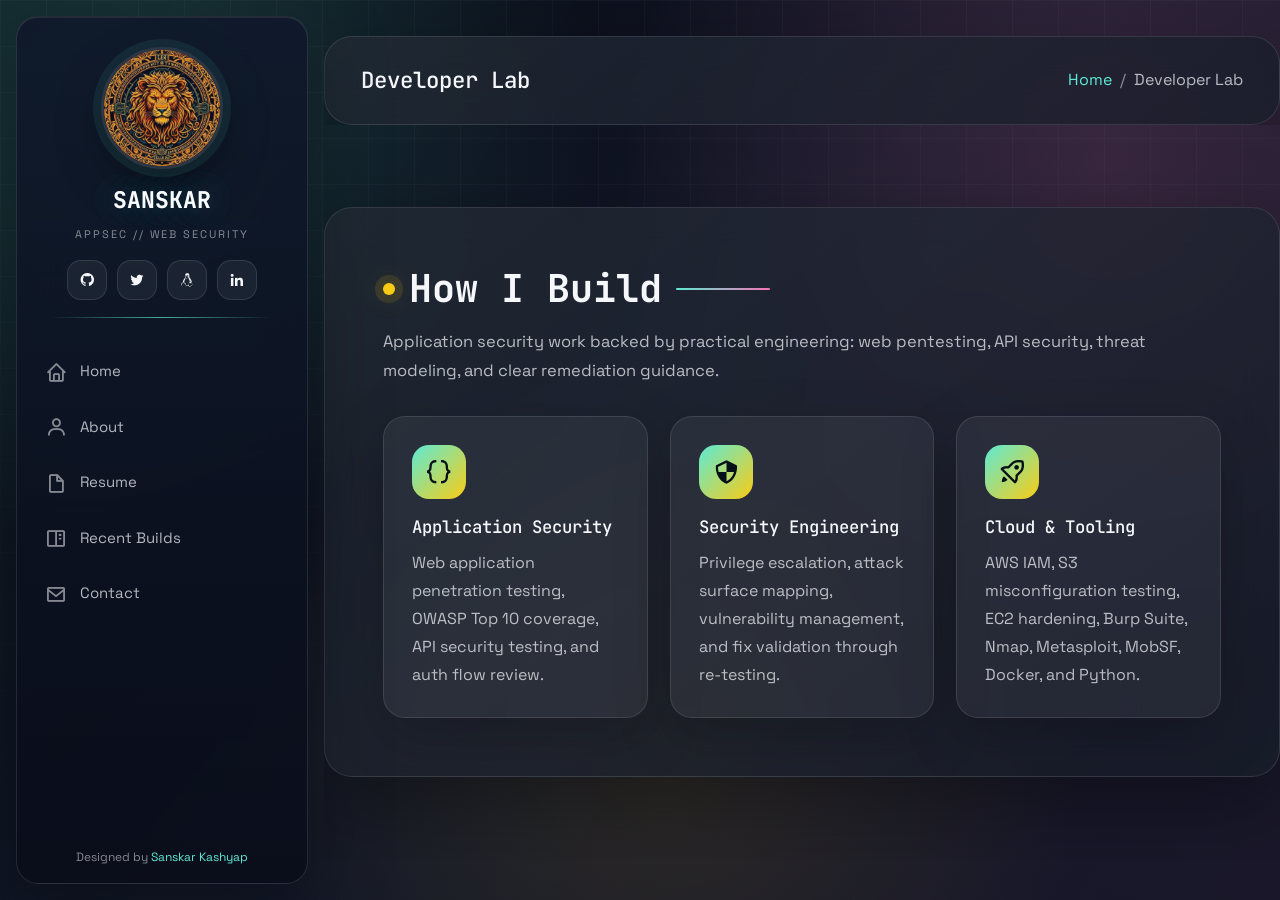
<file: inner-page.html>
<!DOCTYPE html>
<html lang="en">

<head>
  <meta charset="utf-8">
  <meta content="width=device-width, initial-scale=1.0" name="viewport">

  <title>Developer Lab - Sanskar Kashyap</title>
  <meta content="Developer lab page for Sanskar Kashyap" name="description">
  <meta content="Sanskar Kashyap, developer lab, cybersecurity" name="keywords">

  <link href="assets/img/favicon.png" rel="icon">
  <link href="assets/img/apple-touch-icon.png" rel="apple-touch-icon">
  <link href="https://fonts.googleapis.com/css2?family=JetBrains+Mono:wght@400;600&family=Space+Grotesk:wght@400;500;600;700&display=swap" rel="stylesheet">

  <link href="assets/vendor/aos/aos.css" rel="stylesheet">
  <link href="assets/vendor/bootstrap/css/bootstrap.min.css" rel="stylesheet">
  <link href="assets/vendor/bootstrap-icons/bootstrap-icons.css" rel="stylesheet">
  <link href="assets/vendor/boxicons/css/boxicons.min.css" rel="stylesheet">
  <link href="assets/vendor/glightbox/css/glightbox.min.css" rel="stylesheet">
  <link href="assets/vendor/swiper/swiper-bundle.min.css" rel="stylesheet">
  <link href="assets/css/style.css" rel="stylesheet">
</head>

<body>
  <i class="bi bi-list mobile-nav-toggle d-xl-none"></i>

  <header id="header">
    <div class="d-flex flex-column">
      <div class="profile">
        <a href="https://www.linkedin.com/in/sanskarkashyap" target="_blank" rel="noopener">
          <img src="assets/img/profile-img.jpg" alt="Sanskar Kashyap" class="img-fluid rounded-circle">
        </a>
        <h1 class="text-light glitch-title" data-text="SANSKAR"><a href="index.html">SANSKAR</a></h1>
        <p class="profile-tagline">APPSEC // WEB SECURITY</p>
        <div class="social-links mt-3 text-center">
          <a href="https://github.com/sanskarkashyap" class="github" target="_blank" rel="noopener"><i class="bx bxl-github"></i></a>
          <a href="https://twitter.com/KashyapZi" class="twitter" target="_blank" rel="noopener"><i class="bx bxl-twitter"></i></a>
          <a href="https://play.picoctf.org/users/SanskarKashyap308" class="picoctf" target="_blank" rel="noopener"><i class="bx bxl-tux"></i></a>
          <a href="https://www.linkedin.com/in/sanskarkashyap" class="linkedin" target="_blank" rel="noopener"><i class="bx bxl-linkedin"></i></a>
        </div>
      </div>

      <nav id="navbar" class="nav-menu navbar">
        <ul>
          <li><a href="index.html#hero" class="nav-link"><i class="bx bx-home"></i> <span>Home</span></a></li>
          <li><a href="index.html#about" class="nav-link"><i class="bx bx-user"></i> <span>About</span></a></li>
          <li><a href="index.html#resume" class="nav-link"><i class="bx bx-file-blank"></i> <span>Resume</span></a></li>
          <li><a href="index.html#portfolio" class="nav-link"><i class="bx bx-book-content"></i> <span>Recent Builds</span></a></li>
          <li><a href="index.html#contact" class="nav-link"><i class="bx bx-envelope"></i> <span>Contact</span></a></li>
        </ul>
      </nav>
    </div>
  </header>

  <main id="main">
    <section class="breadcrumbs">
      <div class="container">
        <div class="d-flex justify-content-between align-items-center">
          <h2>Developer Lab</h2>
          <ol>
            <li><a href="index.html">Home</a></li>
            <li>Developer Lab</li>
          </ol>
        </div>
      </div>
    </section>

    <section class="inner-page">
      <div class="container">
        <div class="section-title">
          <h2>How I Build</h2>
          <p>Application security work backed by practical engineering: web pentesting, API security, threat modeling, and clear remediation guidance.</p>
        </div>

        <div class="lab-grid">
          <div class="lab-card" data-aos="fade-up">
            <i class="bx bx-code-curly"></i>
            <h3>Application Security</h3>
            <p>Web application penetration testing, OWASP Top 10 coverage, API security testing, and auth flow review.</p>
          </div>
          <div class="lab-card" data-aos="fade-up" data-aos-delay="100">
            <i class="bx bx-shield-quarter"></i>
            <h3>Security Engineering</h3>
            <p>Privilege escalation, attack surface mapping, vulnerability management, and fix validation through re-testing.</p>
          </div>
          <div class="lab-card" data-aos="fade-up" data-aos-delay="200">
            <i class="bx bx-rocket"></i>
            <h3>Cloud & Tooling</h3>
            <p>AWS IAM, S3 misconfiguration testing, EC2 hardening, Burp Suite, Nmap, Metasploit, MobSF, Docker, and Python.</p>
          </div>
        </div>
      </div>
    </section>
  </main>

  <footer id="footer">
    <div class="container">
      <div class="credits">Designed by <a href="https://SanskarKashyap.github.io">Sanskar Kashyap</a></div>
    </div>
  </footer>

  <a href="#" class="back-to-top d-flex align-items-center justify-content-center"><i class="bi bi-arrow-up-short"></i></a>

  <script src="assets/vendor/purecounter/purecounter_vanilla.js"></script>
  <script src="assets/vendor/aos/aos.js"></script>
  <script src="assets/vendor/bootstrap/js/bootstrap.bundle.min.js"></script>
  <script src="assets/vendor/glightbox/js/glightbox.min.js"></script>
  <script src="assets/vendor/isotope-layout/isotope.pkgd.min.js"></script>
  <script src="assets/vendor/swiper/swiper-bundle.min.js"></script>
  <script src="assets/vendor/typed.js/typed.umd.js"></script>
  <script src="assets/vendor/waypoints/noframework.waypoints.js"></script>
  <script src="assets/vendor/php-email-form/validate.js"></script>
  <script src="assets/js/main.js"></script>
</body>

</html>
</file>
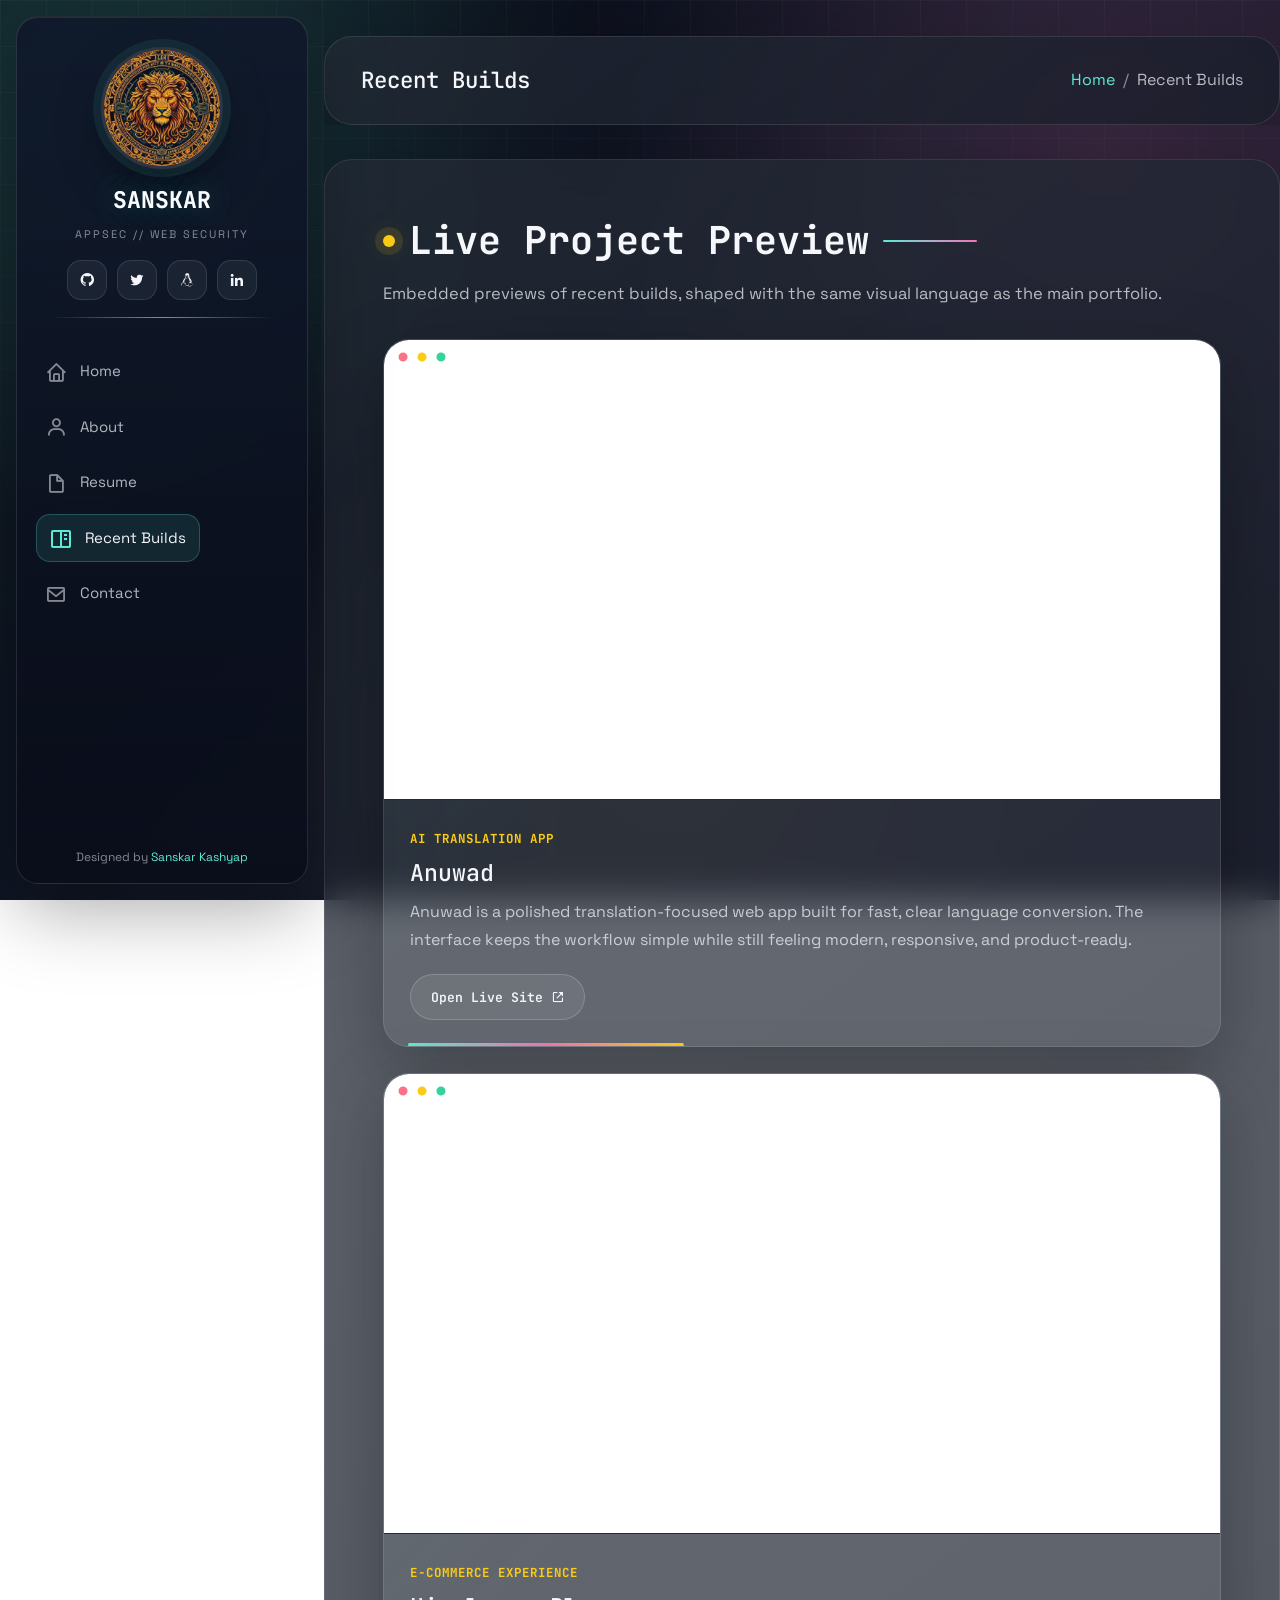
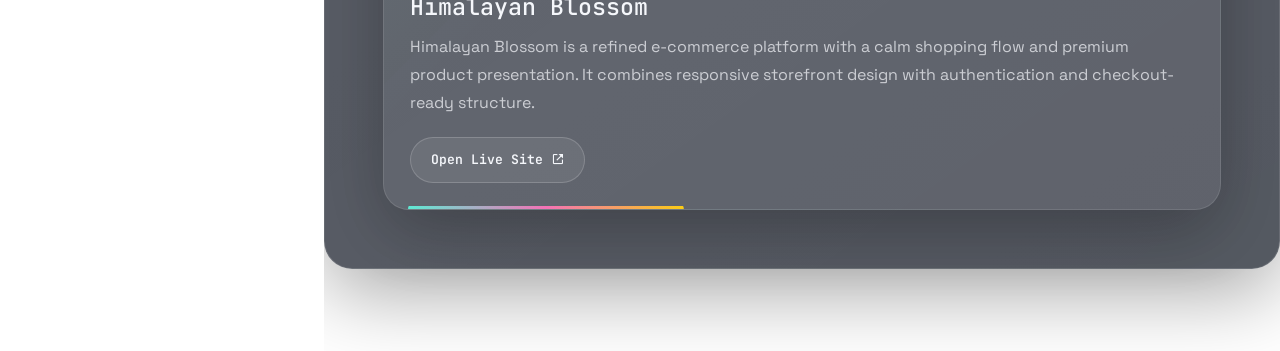
<file: portfolio-details.html>
<!DOCTYPE html>
<html lang="en">

<head>
  <meta charset="utf-8">
  <meta content="width=device-width, initial-scale=1.0" name="viewport">

  <title>Recent Builds - Sanskar Kashyap</title>
  <meta content="Recent web builds by Sanskar Kashyap" name="description">
  <meta content="Sanskar Kashyap, portfolio, web developer, cybersecurity" name="keywords">

  <link href="assets/img/favicon.png" rel="icon">
  <link href="assets/img/apple-touch-icon.png" rel="apple-touch-icon">
  <link href="https://fonts.googleapis.com/css2?family=JetBrains+Mono:wght@400;600&family=Space+Grotesk:wght@400;500;600;700&display=swap" rel="stylesheet">

  <link href="assets/vendor/aos/aos.css" rel="stylesheet">
  <link href="assets/vendor/bootstrap/css/bootstrap.min.css" rel="stylesheet">
  <link href="assets/vendor/bootstrap-icons/bootstrap-icons.css" rel="stylesheet">
  <link href="assets/vendor/boxicons/css/boxicons.min.css" rel="stylesheet">
  <link href="assets/vendor/glightbox/css/glightbox.min.css" rel="stylesheet">
  <link href="assets/vendor/swiper/swiper-bundle.min.css" rel="stylesheet">
  <link href="assets/css/style.css" rel="stylesheet">
</head>

<body>
  <i class="bi bi-list mobile-nav-toggle d-xl-none"></i>

  <header id="header">
    <div class="d-flex flex-column">
      <div class="profile">
        <a href="https://www.linkedin.com/in/sanskarkashyap" target="_blank" rel="noopener">
          <img src="assets/img/profile-img.jpg" alt="Sanskar Kashyap" class="img-fluid rounded-circle">
        </a>
        <h1 class="text-light glitch-title" data-text="SANSKAR"><a href="index.html">SANSKAR</a></h1>
        <p class="profile-tagline">APPSEC // WEB SECURITY</p>
        <div class="social-links mt-3 text-center">
          <a href="https://github.com/sanskarkashyap" class="github" target="_blank" rel="noopener"><i class="bx bxl-github"></i></a>
          <a href="https://twitter.com/KashyapZi" class="twitter" target="_blank" rel="noopener"><i class="bx bxl-twitter"></i></a>
          <a href="https://play.picoctf.org/users/SanskarKashyap308" class="picoctf" target="_blank" rel="noopener"><i class="bx bxl-tux"></i></a>
          <a href="https://www.linkedin.com/in/sanskarkashyap" class="linkedin" target="_blank" rel="noopener"><i class="bx bxl-linkedin"></i></a>
        </div>
      </div>

      <nav id="navbar" class="nav-menu navbar">
        <ul>
          <li><a href="index.html#hero" class="nav-link"><i class="bx bx-home"></i> <span>Home</span></a></li>
          <li><a href="index.html#about" class="nav-link"><i class="bx bx-user"></i> <span>About</span></a></li>
          <li><a href="index.html#resume" class="nav-link"><i class="bx bx-file-blank"></i> <span>Resume</span></a></li>
          <li><a href="index.html#portfolio" class="nav-link active"><i class="bx bx-book-content"></i> <span>Recent Builds</span></a></li>
          <li><a href="index.html#contact" class="nav-link"><i class="bx bx-envelope"></i> <span>Contact</span></a></li>
        </ul>
      </nav>
    </div>
  </header>

  <main id="main">
    <section class="breadcrumbs">
      <div class="container">
        <div class="d-flex justify-content-between align-items-center">
          <h2>Recent Builds</h2>
          <ol>
            <li><a href="index.html">Home</a></li>
            <li>Recent Builds</li>
          </ol>
        </div>
      </div>
    </section>

    <section id="portfolio-details" class="portfolio-details">
      <div class="container">
        <div class="section-title">
          <h2>Live Project Preview</h2>
          <p>Embedded previews of recent builds, shaped with the same visual language as the main portfolio.</p>
        </div>

        <div class="recent-builds detail-builds">
          <article class="build-card" data-aos="fade-up">
            <div class="build-preview large">
              <iframe src="https://anuwad.lovable.app/" title="Anuwad live preview" loading="lazy"></iframe>
            </div>
            <div class="build-content">
              <span class="build-kicker">AI Translation App</span>
              <h3>Anuwad</h3>
              <p>Anuwad is a polished translation-focused web app built for fast, clear language conversion. The interface keeps the workflow simple while still feeling modern, responsive, and product-ready.</p>
              <a href="https://anuwad.lovable.app/" target="_blank" rel="noopener" class="build-link">Open Live Site <i class="bx bx-link-external"></i></a>
            </div>
          </article>

          <article class="build-card" data-aos="fade-up" data-aos-delay="120">
            <div class="build-preview large">
              <iframe src="https://himalayan-blossom.vercel.app/" title="Himalayan Blossom live preview" loading="lazy"></iframe>
            </div>
            <div class="build-content">
              <span class="build-kicker">E-commerce Experience</span>
              <h3>Himalayan Blossom</h3>
              <p>Himalayan Blossom is a refined e-commerce platform with a calm shopping flow and premium product presentation. It combines responsive storefront design with authentication and checkout-ready structure.</p>
              <a href="https://himalayan-blossom.vercel.app/" target="_blank" rel="noopener" class="build-link">Open Live Site <i class="bx bx-link-external"></i></a>
            </div>
          </article>
        </div>
      </div>
    </section>
  </main>

  <footer id="footer">
    <div class="container">
      <div class="credits">Designed by <a href="https://SanskarKashyap.github.io">Sanskar Kashyap</a></div>
    </div>
  </footer>

  <a href="#" class="back-to-top d-flex align-items-center justify-content-center"><i class="bi bi-arrow-up-short"></i></a>

  <script src="assets/vendor/purecounter/purecounter_vanilla.js"></script>
  <script src="assets/vendor/aos/aos.js"></script>
  <script src="assets/vendor/bootstrap/js/bootstrap.bundle.min.js"></script>
  <script src="assets/vendor/glightbox/js/glightbox.min.js"></script>
  <script src="assets/vendor/isotope-layout/isotope.pkgd.min.js"></script>
  <script src="assets/vendor/swiper/swiper-bundle.min.js"></script>
  <script src="assets/vendor/typed.js/typed.umd.js"></script>
  <script src="assets/vendor/waypoints/noframework.waypoints.js"></script>
  <script src="assets/vendor/php-email-form/validate.js"></script>
  <script src="assets/js/main.js"></script>
</body>

</html>
</file>
<file: assets/css/style.css>
/* Sanskar Kashyap portfolio visual system */
:root {
  --bg: #080a12;
  --bg-2: #101522;
  --panel: rgba(17, 23, 38, 0.76);
  --panel-strong: rgba(22, 31, 50, 0.9);
  --line: rgba(255, 255, 255, 0.11);
  --line-strong: rgba(255, 255, 255, 0.18);
  --text: #f5f7fb;
  --muted: rgba(245, 247, 251, 0.72);
  --soft: rgba(245, 247, 251, 0.52);
  --brand: #5eead4;
  --brand-2: #f472b6;
  --brand-3: #facc15;
  --blue: #60a5fa;
  --shadow: 0 24px 80px rgba(0, 0, 0, 0.34);
  --radius: 22px;
}

* {
  box-sizing: border-box;
}

html {
  scroll-behavior: smooth;
}

body {
  margin: 0;
  color: var(--text);
  font-family: "Space Grotesk", system-ui, -apple-system, BlinkMacSystemFont, "Segoe UI", sans-serif;
  background:
    radial-gradient(circle at 12% 12%, rgba(94, 234, 212, 0.16), transparent 28rem),
    radial-gradient(circle at 86% 18%, rgba(244, 114, 182, 0.15), transparent 30rem),
    radial-gradient(circle at 52% 84%, rgba(250, 204, 21, 0.1), transparent 26rem),
    linear-gradient(135deg, #070811 0%, #111827 48%, #09111f 100%);
  background-attachment: fixed;
  min-height: 100vh;
  overflow-x: hidden;
}

body::before {
  content: "";
  position: fixed;
  inset: 0;
  z-index: -2;
  pointer-events: none;
  background-image:
    linear-gradient(rgba(255, 255, 255, 0.035) 1px, transparent 1px),
    linear-gradient(90deg, rgba(255, 255, 255, 0.035) 1px, transparent 1px);
  background-size: 46px 46px;
  mask-image: linear-gradient(to bottom, rgba(0, 0, 0, 0.85), transparent 92%);
}

body::after {
  content: "";
  position: fixed;
  inset: 0;
  z-index: -1;
  pointer-events: none;
  background: linear-gradient(120deg, rgba(94, 234, 212, 0.08), transparent 30%, rgba(244, 114, 182, 0.07));
  animation: ambientFlow 12s ease-in-out infinite alternate;
}

a {
  color: var(--brand);
  text-decoration: none;
  transition: color 0.25s ease, opacity 0.25s ease;
}

a:hover {
  color: var(--brand-2);
}

h1,
h2,
h3,
h4,
h5,
h6 {
  color: var(--text);
  font-family: "JetBrains Mono", ui-monospace, SFMono-Regular, Menlo, Monaco, Consolas, monospace;
  letter-spacing: 0;
}

p {
  color: var(--muted);
  line-height: 1.75;
}

ul {
  color: var(--muted);
}

::selection {
  color: #061018;
  background: var(--brand);
}

#header {
  position: fixed;
  top: 16px;
  left: 16px;
  bottom: 16px;
  z-index: 9997;
  width: 292px;
  padding: 18px 14px;
  overflow-y: auto;
  border: 1px solid var(--line);
  border-radius: var(--radius);
  background: linear-gradient(180deg, rgba(15, 23, 42, 0.88), rgba(9, 12, 24, 0.82));
  box-shadow: var(--shadow), inset 0 1px 0 rgba(255, 255, 255, 0.08);
  backdrop-filter: blur(20px);
}

#header .profile {
  position: relative;
  padding: 12px 10px 18px;
  text-align: center;
}

#header .profile::after {
  content: "";
  position: absolute;
  left: 20px;
  right: 20px;
  bottom: 0;
  height: 1px;
  background: linear-gradient(90deg, transparent, rgba(94, 234, 212, 0.7), transparent);
}

#header .profile img {
  display: block;
  width: 122px;
  height: 122px;
  margin: 0 auto 18px;
  object-fit: cover;
  border: 3px solid rgba(255, 255, 255, 0.12);
  box-shadow: 0 0 0 8px rgba(94, 234, 212, 0.08), 0 18px 45px rgba(0, 0, 0, 0.35);
  transition: transform 0.35s ease, box-shadow 0.35s ease;
}

#header .profile img:hover {
  transform: translateY(-4px) rotate(-2deg);
  box-shadow: 0 0 0 8px rgba(244, 114, 182, 0.1), 0 26px 60px rgba(0, 0, 0, 0.45);
}

#header .profile h1 {
  margin: 0;
  font-size: 23px;
  font-weight: 700;
  text-align: center;
}

#header .profile h1 a {
  color: var(--text);
}

.profile-tagline {
  margin: 10px 0 0;
  color: var(--soft);
  font-size: 11px;
  letter-spacing: 0.18em;
  text-transform: uppercase;
}

.social-links a {
  display: inline-flex;
  align-items: center;
  justify-content: center;
  width: 40px;
  height: 40px;
  margin: 0 3px;
  color: var(--text);
  border: 1px solid var(--line);
  border-radius: 14px;
  background: rgba(255, 255, 255, 0.055);
  transition: transform 0.25s ease, background 0.25s ease, border-color 0.25s ease;
}

.social-links a:hover {
  color: #061018;
  border-color: transparent;
  background: linear-gradient(135deg, var(--brand), var(--brand-3));
  transform: translateY(-4px);
}

.nav-menu {
  padding: 22px 0 0;
}

.nav-menu ul,
.nav-menu li {
  margin: 0;
  padding: 0;
  list-style: none;
}

.nav-menu a,
.nav-menu a:focus {
  display: flex;
  align-items: center;
  gap: 11px;
  margin: 7px 0;
  padding: 12px 13px;
  color: var(--muted);
  border: 1px solid transparent;
  border-radius: 14px;
  font-size: 15px;
  transition: color 0.25s ease, transform 0.25s ease, background 0.25s ease, border-color 0.25s ease;
}

.nav-menu a i {
  width: 24px;
  color: var(--soft);
  font-size: 22px;
  transition: color 0.25s ease, transform 0.25s ease;
}

.nav-menu a:hover,
.nav-menu .active,
.nav-menu .active:focus,
.nav-menu li:hover > a {
  color: var(--text);
  border-color: rgba(94, 234, 212, 0.24);
  background: rgba(94, 234, 212, 0.1);
  transform: translateX(5px);
}

.nav-menu a:hover i,
.nav-menu .active i,
.nav-menu li:hover > a i {
  color: var(--brand);
  transform: scale(1.08);
}

.mobile-nav-toggle {
  position: fixed;
  top: 16px;
  right: 16px;
  z-index: 9998;
  display: inline-flex;
  align-items: center;
  justify-content: center;
  width: 46px;
  height: 46px;
  color: var(--text);
  border: 1px solid var(--line-strong);
  border-radius: 16px;
  background: rgba(15, 23, 42, 0.88);
  box-shadow: var(--shadow);
  backdrop-filter: blur(18px);
  cursor: pointer;
}

.mobile-nav-active {
  overflow: hidden;
}

#main {
  margin-left: 324px;
}

.container,
.container-fluid {
  padding-left: 28px;
  padding-right: 28px;
}

section {
  position: relative;
  padding: 82px 0;
  overflow: hidden;
}

section > .container,
section > .container-fluid {
  position: relative;
  padding: 58px;
  border: 1px solid var(--line);
  border-radius: 28px;
  background:
    linear-gradient(145deg, rgba(255, 255, 255, 0.08), rgba(255, 255, 255, 0.035)),
    rgba(12, 18, 31, 0.72);
  box-shadow: var(--shadow);
  backdrop-filter: blur(18px);
}

.section-bg {
  background: transparent;
}

.section-title {
  position: relative;
  max-width: 900px;
  padding-bottom: 30px;
}

.section-title h2 {
  display: inline-flex;
  align-items: center;
  gap: 14px;
  margin: 0 0 16px;
  font-size: clamp(1.7rem, 3vw, 2.45rem);
  font-weight: 700;
}

.section-title h2::before {
  content: "";
  width: 12px;
  height: 12px;
  border-radius: 50%;
  background: var(--brand-3);
  box-shadow: 0 0 0 8px rgba(250, 204, 21, 0.11), 0 0 28px rgba(250, 204, 21, 0.3);
}

.section-title h2::after {
  content: "";
  width: 94px;
  height: 2px;
  border-radius: 999px;
  background: linear-gradient(90deg, var(--brand), var(--brand-2));
}

.section-title p {
  max-width: 780px;
  margin: 0;
  font-size: 1.03rem;
}

#hero {
  position: relative;
  display: flex;
  width: 100%;
  min-height: 100vh;
  padding: 64px 28px;
  overflow: hidden;
  isolation: isolate;
  background:
    linear-gradient(120deg, rgba(8, 10, 18, 0.78), rgba(8, 10, 18, 0.34)),
    url("../img/hero-bg-new.jpg") center / cover no-repeat;
}

@media (min-width: 1200px) {
  #hero {
    width: calc(100% - 324px);
    margin-left: 324px;
  }
}

#hero::before {
  content: "";
  position: absolute;
  inset: 0;
  z-index: -1;
  background:
    radial-gradient(circle at 22% 28%, rgba(94, 234, 212, 0.22), transparent 24rem),
    radial-gradient(circle at 78% 24%, rgba(244, 114, 182, 0.2), transparent 24rem);
}

.hero-grid {
  position: absolute;
  inset: -80px;
  z-index: -1;
  pointer-events: none;
  background-image:
    linear-gradient(rgba(255, 255, 255, 0.05) 1px, transparent 1px),
    linear-gradient(90deg, rgba(255, 255, 255, 0.05) 1px, transparent 1px);
  background-size: 58px 58px;
  animation: gridScroll 20s linear infinite;
}

.hero-noise {
  position: absolute;
  inset: 0;
  pointer-events: none;
  opacity: 0.1;
  mix-blend-mode: screen;
  background-image: url("data:image/svg+xml,%3Csvg xmlns='http://www.w3.org/2000/svg' width='140' height='140' viewBox='0 0 140 140'%3E%3Cfilter id='n'%3E%3CfeTurbulence type='fractalNoise' baseFrequency='.75' numOctaves='3' stitchTiles='stitch'/%3E%3C/filter%3E%3Crect width='140' height='140' filter='url(%23n)' opacity='.45'/%3E%3C/svg%3E");
}

#hero .hero-container {
  position: relative;
  width: min(860px, 100%);
  margin: auto;
  padding: clamp(32px, 6vw, 68px);
  text-align: center;
  border: 1px solid var(--line-strong);
  border-radius: 34px;
  background:
    linear-gradient(135deg, rgba(94, 234, 212, 0.13), transparent 38%),
    linear-gradient(315deg, rgba(244, 114, 182, 0.13), transparent 44%),
    rgba(10, 15, 28, 0.66);
  box-shadow: 0 35px 110px rgba(0, 0, 0, 0.48), inset 0 1px 0 rgba(255, 255, 255, 0.11);
  backdrop-filter: blur(14px);
  transform: perspective(1200px) rotateX(var(--tiltX, 0deg)) rotateY(var(--tiltY, 0deg));
  transform-style: preserve-3d;
  transition: transform 0.45s ease, box-shadow 0.45s ease;
}

#hero .hero-container.is-hovering {
  box-shadow: 0 44px 130px rgba(0, 0, 0, 0.58), 0 0 46px rgba(94, 234, 212, 0.18);
}

.hero-name {
  margin: 0 0 20px;
  font-size: clamp(3rem, 8vw, 7.4rem);
  font-weight: 700;
  line-height: 0.95;
}

.hero-subtitle {
  margin: 0 0 34px;
  color: var(--muted);
  font-size: clamp(1rem, 2.2vw, 1.45rem);
}

.hero-prefix {
  display: block;
  margin-bottom: 8px;
  color: var(--soft);
  font-size: 0.76em;
  letter-spacing: 0.18em;
  text-transform: uppercase;
}

.typed {
  color: var(--brand);
}

.hero-actions {
  display: flex;
  flex-wrap: wrap;
  justify-content: center;
  gap: 14px;
}

.cyber-btn,
.build-link,
.contact .php-email-form button[type="submit"] {
  position: relative;
  display: inline-flex;
  align-items: center;
  justify-content: center;
  gap: 8px;
  min-height: 46px;
  padding: 12px 20px;
  color: var(--text);
  border: 1px solid var(--line-strong);
  border-radius: 999px;
  background: rgba(255, 255, 255, 0.07);
  font-family: "JetBrains Mono", ui-monospace, monospace;
  font-size: 0.82rem;
  font-weight: 600;
  overflow: hidden;
  transition: transform 0.25s ease, border-color 0.25s ease, box-shadow 0.25s ease;
}

.cyber-btn::before,
.build-link::before,
.contact .php-email-form button[type="submit"]::before {
  content: "";
  position: absolute;
  inset: 0;
  z-index: -1;
  opacity: 0;
  background: linear-gradient(135deg, var(--brand), var(--brand-2));
  transition: opacity 0.25s ease;
}

.cyber-btn.primary {
  color: #061018;
  border-color: transparent;
  background: linear-gradient(135deg, var(--brand), var(--brand-3));
}

.cyber-btn:hover,
.build-link:hover,
.contact .php-email-form button[type="submit"]:hover {
  color: #061018;
  border-color: transparent;
  transform: translateY(-4px);
  box-shadow: 0 16px 42px rgba(94, 234, 212, 0.18);
}

.cyber-btn:hover::before,
.build-link:hover::before,
.contact .php-email-form button[type="submit"]:hover::before {
  opacity: 1;
}

.glitch-title {
  position: relative;
  display: inline-block;
  text-shadow: 0 0 32px rgba(94, 234, 212, 0.22);
}

.glitch-title::before,
.glitch-title::after {
  content: attr(data-text);
  position: absolute;
  inset: 0;
  pointer-events: none;
  opacity: 0.42;
  mix-blend-mode: screen;
}

.glitch-title::before {
  color: var(--brand);
  animation: glitchShift 2.8s infinite;
}

.glitch-title::after {
  color: var(--brand-2);
  animation: glitchShift 3.4s infinite reverse;
}

.about .content h3,
.skills h4,
.services h4,
.achievement-panel h3 {
  margin-bottom: 18px;
  font-size: 1.16rem;
  font-weight: 700;
}

.about .content ul,
.skills ul,
.portfolio ul,
.services ul,
.testimonials ul,
.resume ul {
  padding-left: 0;
  list-style: none;
}

.about .content li,
.skills li,
.portfolio li,
.services li,
.testimonials li {
  display: flex;
  gap: 8px;
  align-items: flex-start;
  margin-bottom: 12px;
  color: var(--muted);
}

.about .content li i,
.skills li i,
.portfolio li i,
.services li i,
.testimonials li i {
  margin-top: 5px;
  color: var(--brand);
}

.skills .row > div,
.contact .info,
.contact .php-email-form,
.achievement-panel,
.lab-card,
.portfolio-details .portfolio-info {
  border: 1px solid var(--line);
  border-radius: var(--radius);
  background: rgba(255, 255, 255, 0.055);
  box-shadow: 0 18px 55px rgba(0, 0, 0, 0.22);
  transition: transform 0.3s ease, border-color 0.3s ease, background 0.3s ease;
}

.skills .row > div {
  padding: 24px;
  margin-bottom: 24px;
}

.skills .row > div:hover,
.achievement-panel:hover,
.lab-card:hover,
.contact .info:hover,
.contact .php-email-form:hover {
  transform: translateY(-6px);
  border-color: rgba(94, 234, 212, 0.28);
  background: rgba(255, 255, 255, 0.075);
}

.resume .resume-title {
  margin: 24px 0 18px;
  color: var(--brand);
  font-size: 1.22rem;
}

.resume .resume-item {
  position: relative;
  padding: 0 0 28px 28px;
  border-left: 1px solid rgba(94, 234, 212, 0.32);
}

.resume .resume-item::before {
  content: "";
  position: absolute;
  top: 0;
  left: -8px;
  width: 15px;
  height: 15px;
  border: 3px solid rgba(8, 10, 18, 0.9);
  border-radius: 50%;
  background: var(--brand);
  box-shadow: 0 0 0 6px rgba(94, 234, 212, 0.12);
}

.resume .resume-item h4 {
  margin: 0 0 10px;
  font-size: 1.02rem;
}

.resume .resume-item h5 {
  display: inline-flex;
  margin: 0 0 12px;
  padding: 7px 12px;
  color: #061018;
  border-radius: 999px;
  background: linear-gradient(135deg, var(--brand), var(--brand-3));
  font-size: 0.82rem;
  font-weight: 700;
}

.resume .resume-item li {
  margin-bottom: 8px;
  color: var(--muted);
}

.recent-builds {
  display: grid;
  grid-template-columns: repeat(2, minmax(0, 1fr));
  gap: 26px;
}

.detail-builds {
  grid-template-columns: 1fr;
}

.build-card {
  position: relative;
  display: flex;
  flex-direction: column;
  min-height: 100%;
  overflow: hidden;
  border: 1px solid var(--line);
  border-radius: 26px;
  background:
    linear-gradient(135deg, rgba(94, 234, 212, 0.08), transparent 42%),
    rgba(255, 255, 255, 0.055);
  box-shadow: 0 22px 70px rgba(0, 0, 0, 0.27);
  transition: transform 0.35s ease, border-color 0.35s ease, box-shadow 0.35s ease;
}

.build-card::after {
  content: "";
  position: absolute;
  inset: auto 24px 0;
  height: 3px;
  border-radius: 999px 999px 0 0;
  background: linear-gradient(90deg, var(--brand), var(--brand-2), var(--brand-3));
  transform: scaleX(0.35);
  transform-origin: left;
  transition: transform 0.35s ease;
}

.build-card:hover {
  transform: translateY(-10px);
  border-color: rgba(94, 234, 212, 0.34);
  box-shadow: 0 32px 90px rgba(0, 0, 0, 0.38);
}

.build-card:hover::after {
  transform: scaleX(1);
}

.build-preview {
  position: relative;
  height: 320px;
  overflow: hidden;
  border-bottom: 1px solid var(--line);
  background: #0b1020;
}

.build-preview.large {
  height: 460px;
}

.build-preview::before {
  content: "";
  position: absolute;
  top: 12px;
  left: 14px;
  z-index: 2;
  width: 48px;
  height: 10px;
  border-radius: 999px;
  background:
    radial-gradient(circle at 5px 5px, #fb7185 0 4px, transparent 5px),
    radial-gradient(circle at 24px 5px, #facc15 0 4px, transparent 5px),
    radial-gradient(circle at 43px 5px, #34d399 0 4px, transparent 5px);
}

.build-preview iframe {
  width: 100%;
  height: 100%;
  border: 0;
  background: #ffffff;
}

.build-content {
  padding: 26px;
}

.build-kicker {
  display: inline-flex;
  margin-bottom: 10px;
  color: var(--brand-3);
  font-family: "JetBrains Mono", ui-monospace, monospace;
  font-size: 0.78rem;
  font-weight: 700;
  letter-spacing: 0.08em;
  text-transform: uppercase;
}

.build-content h3 {
  margin: 0 0 12px;
  font-size: 1.45rem;
}

.build-content p {
  margin-bottom: 20px;
}

.achievement-panel {
  margin-top: 30px;
  padding: 28px;
}

.contact {
  padding-bottom: 118px;
}

.contact .info,
.contact .php-email-form {
  width: 100%;
  padding: 34px;
}

.contact .info i {
  float: left;
  display: flex;
  align-items: center;
  justify-content: center;
  width: 44px;
  height: 44px;
  color: #061018;
  border-radius: 14px;
  background: linear-gradient(135deg, var(--brand), var(--brand-3));
}

.contact .info h4 {
  margin: 0 0 4px;
  padding-left: 60px;
  font-size: 1.04rem;
}

.contact .info p {
  margin: 0 0 24px;
  padding-left: 60px;
  overflow-wrap: anywhere;
}

.contact .php-email-form .form-group {
  margin-bottom: 16px;
}

.contact .php-email-form label {
  margin-bottom: 8px;
  color: var(--muted);
  font-size: 0.92rem;
}

.contact .php-email-form input,
.contact .php-email-form textarea {
  width: 100%;
  color: var(--text);
  border: 1px solid var(--line);
  border-radius: 14px;
  outline: none;
  background: rgba(3, 7, 18, 0.5);
  box-shadow: none;
  transition: border-color 0.25s ease, box-shadow 0.25s ease, background 0.25s ease;
}

.contact .php-email-form input {
  height: 48px;
  padding: 0 15px;
}

.contact .php-email-form textarea {
  min-height: 150px;
  padding: 13px 15px;
}

.contact .php-email-form input:focus,
.contact .php-email-form textarea:focus {
  border-color: rgba(94, 234, 212, 0.5);
  background: rgba(3, 7, 18, 0.68);
  box-shadow: 0 0 0 4px rgba(94, 234, 212, 0.08);
}

.contact .php-email-form .loading,
.contact .php-email-form .error-message,
.contact .php-email-form .sent-message {
  display: none;
  padding: 14px;
  border-radius: 14px;
  text-align: center;
}

.contact .php-email-form .loading {
  background: rgba(255, 255, 255, 0.07);
}

.contact .php-email-form .error-message {
  color: #fecdd3;
  background: rgba(244, 63, 94, 0.16);
}

.contact .php-email-form .sent-message {
  color: #bbf7d0;
  background: rgba(34, 197, 94, 0.16);
}

.contact .php-email-form .loading::before {
  content: "";
  display: inline-block;
  width: 20px;
  height: 20px;
  margin: 0 10px -5px 0;
  border: 3px solid rgba(94, 234, 212, 0.25);
  border-top-color: var(--brand);
  border-radius: 50%;
  animation: animate-loading 1s linear infinite;
}

.breadcrumbs {
  padding: 36px 0 0;
}

.breadcrumbs > .container {
  padding: 30px 36px;
}

.breadcrumbs h2 {
  margin: 0;
  font-size: 1.4rem;
}

.breadcrumbs ol {
  display: flex;
  flex-wrap: wrap;
  gap: 8px;
  margin: 0;
  padding: 0;
  color: var(--muted);
  list-style: none;
}

.breadcrumbs ol li + li::before {
  content: "/";
  padding-right: 8px;
  color: var(--soft);
}

.portfolio-details {
  padding-top: 34px;
}

.portfolio-details .portfolio-details-slider img {
  width: 100%;
  border-radius: var(--radius);
}

.portfolio-details .portfolio-info {
  padding: 28px;
}

.portfolio-details .portfolio-info ul {
  margin: 0;
  padding: 0;
  list-style: none;
}

.portfolio-details .portfolio-info li {
  margin-bottom: 10px;
  color: var(--muted);
}

.portfolio-details .portfolio-description {
  padding-top: 24px;
}

.portfolio-details .swiper-pagination-bullet,
.testimonials .swiper-pagination-bullet {
  width: 12px;
  height: 12px;
  background: rgba(255, 255, 255, 0.25);
  opacity: 1;
}

.portfolio-details .swiper-pagination-bullet-active,
.testimonials .swiper-pagination-bullet-active {
  background: var(--brand);
}

.lab-grid {
  display: grid;
  grid-template-columns: repeat(3, minmax(0, 1fr));
  gap: 22px;
}

.lab-card {
  padding: 28px;
}

.lab-card i {
  display: inline-flex;
  align-items: center;
  justify-content: center;
  width: 54px;
  height: 54px;
  margin-bottom: 18px;
  color: #061018;
  border-radius: 17px;
  background: linear-gradient(135deg, var(--brand), var(--brand-3));
  font-size: 28px;
}

.lab-card h3 {
  margin: 0 0 12px;
  font-size: 1.08rem;
}

.lab-card p {
  margin: 0;
}

.back-to-top {
  position: fixed;
  right: 18px;
  bottom: 18px;
  z-index: 996;
  visibility: hidden;
  width: 46px;
  height: 46px;
  color: #061018;
  opacity: 0;
  border-radius: 16px;
  background: linear-gradient(135deg, var(--brand), var(--brand-3));
  box-shadow: 0 16px 42px rgba(0, 0, 0, 0.28);
  transition: opacity 0.25s ease, visibility 0.25s ease, transform 0.25s ease;
}

.back-to-top i {
  font-size: 28px;
  line-height: 0;
}

.back-to-top:hover {
  color: #061018;
  transform: translateY(-4px);
}

.back-to-top.active {
  visibility: visible;
  opacity: 1;
}

#footer {
  position: fixed;
  left: 16px;
  bottom: 16px;
  z-index: 9999;
  width: 292px;
  padding: 0 18px 18px;
  color: var(--soft);
  font-size: 12px;
  text-align: center;
  pointer-events: none;
}

#footer a {
  pointer-events: auto;
}

#footer .container {
  padding: 0;
}

#footer .credits {
  padding-top: 0;
}

@keyframes ambientFlow {
  from {
    opacity: 0.55;
    transform: translate3d(-1%, -1%, 0);
  }

  to {
    opacity: 1;
    transform: translate3d(1%, 1%, 0);
  }
}

@keyframes gridScroll {
  to {
    transform: translate3d(58px, 58px, 0);
  }
}

@keyframes glitchShift {
  0%,
  100% {
    transform: translate(0, 0);
  }

  25% {
    transform: translate(-2px, 1px);
  }

  50% {
    transform: translate(2px, -1px);
  }

  75% {
    transform: translate(-1px, -1px);
  }
}

@keyframes animate-loading {
  to {
    transform: rotate(360deg);
  }
}

@media (prefers-reduced-motion: reduce) {
  *,
  *::before,
  *::after {
    scroll-behavior: auto !important;
    animation-duration: 0.01ms !important;
    animation-iteration-count: 1 !important;
    transition-duration: 0.01ms !important;
  }
}

@media (max-width: 1199px) {
  #header {
    left: -320px;
    top: 0;
    bottom: 0;
    border-radius: 0 24px 24px 0;
    transition: left 0.35s ease;
  }

  .mobile-nav-active #header {
    left: 0;
  }

  #main {
    margin-left: 0;
  }

  .container,
  .container-fluid {
    padding-left: 18px;
    padding-right: 18px;
  }

  #footer {
    position: static;
    width: auto;
    padding: 0 0 20px;
  }
}

@media (max-width: 991px) {
  section > .container,
  section > .container-fluid {
    padding: 42px 28px;
  }

  .recent-builds,
  .lab-grid {
    grid-template-columns: 1fr;
  }

  .build-preview,
  .build-preview.large {
    height: 360px;
  }
}

@media (max-width: 768px) {
  #hero {
    min-height: 88vh;
    padding: 90px 18px 48px;
  }

  .hero-actions {
    align-items: center;
    flex-direction: row;
  }

  .cyber-btn {
    min-width: 132px;
  }

  .breadcrumbs .d-flex {
    display: block !important;
  }

  .breadcrumbs ol {
    margin-top: 12px;
  }

  .contact .info,
  .contact .php-email-form {
    padding: 26px;
  }
}

@media (max-width: 576px) {
  section {
    padding: 58px 0;
  }

  section > .container,
  section > .container-fluid {
    padding: 30px 18px;
    border-radius: 22px;
  }

  .section-title h2 {
    display: flex;
    flex-wrap: wrap;
  }

  .section-title h2::after {
    width: 62px;
  }

  #hero .hero-container {
    border-radius: 24px;
  }

  .hero-name {
    font-size: clamp(2.4rem, 18vw, 4rem);
  }

  .build-preview,
  .build-preview.large {
    height: 300px;
  }

  .build-content,
  .achievement-panel,
  .lab-card,
  .skills .row > div {
    padding: 22px;
  }
}
</file>
